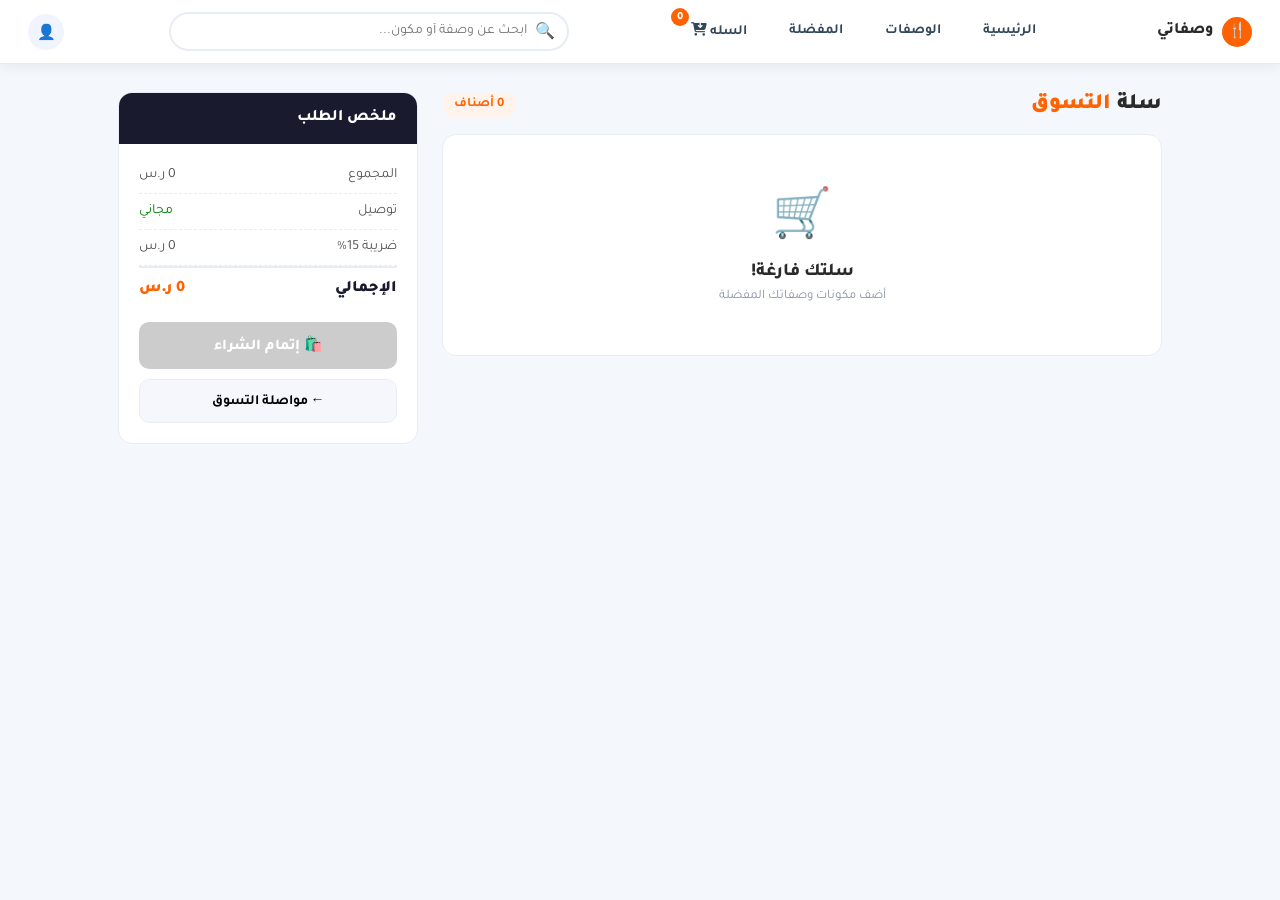
<file: Carts-pages/cart.html>
<!DOCTYPE html>
<html lang="ar" dir="rtl">
<head>
  <meta charset="UTF-8">
  <meta name="viewport" content="width=device-width, initial-scale=1.0">
  <title>cart</title>
  <link rel="stylesheet" href="style.css">
  <link rel="stylesheet" href="https://cdnjs.cloudflare.com/ajax/libs/font-awesome/6.5.1/css/all.min.css">
  <link href="https://fonts.googleapis.com/css2?family=Tajawal:wght@400;700;900&display=swap" rel="stylesheet" />
</head>
<body>

  <!-- الهيدر بتاعك الأصلي -->
  <header class="topbar">

    <div class="my-recipes">
      <span class="recipes-icon">🍴</span>
      <span class="recipes-text">وصفاتي</span>
    </div>

    <div class="topbar-right">
      <a href="../Home-page/Index.html">الرئيسية</a>
      <a href="../Recipes-page/recipes.html">الوصفات</a>
      <a href="../Favourite-Page/Favourite.html">المفضلة</a>
      <a href="./cart.html" class="cart-link">
  السله <i class="fa-solid fa-cart-arrow-down"></i>
  <span class="cart-badge" id="cart-count">0</span>
</a>
    </div>

    <div class="top-search">
      <input type="text" id="search" placeholder="ابحث عن وصفة أو مكون...">
      <span class="search-icon">🔍</span>
    </div>

    <div class="topbar-left">
      <a href="../Login-page/login.html">

        <button class="avatar-btn" aria-label="حساب المستخدم">👤</button>
      </a>
    </div>

  </header>

  <!-- السلة — لاحظ كلاس cart-layout مش layout -->
  <div class="cart-layout">

    <div class="cart-section">
      <div class="page-head">
        <h2>سلة <span>التسوق</span></h2>
        <span class="badge" id="count-badge">0 أصناف</span>
      </div>
      <div id="cart"></div>
    </div>

    <div class="summary">
      <div class="summary-head">
        <h3>ملخص الطلب</h3>
      </div>
      <div class="summary-body">
        <div class="row"><span>المجموع</span>    <span id="sub">0 ج.م</span></div>
        <div class="row"><span>توصيل</span>      <span id="del">0 ج.م</span></div>
        <div class="row"><span>ضريبة 15%</span>  <span id="tax">0 ج.م</span></div>
        <div class="row total"><span>الإجمالي</span><span id="tot">0 ج.م</span></div>
      </div>
      <div class="summary-footer">
        <button class="btn-buy" id="buy-btn">🛍️ إتمام الشراء</button>
        <a href="../Recipes-page/recipes.html"><button class="btn-back">← مواصلة التسوق</button></a>
        
      </div>
    </div>

  </div>

  <div class="toast" id="toast"></div>

  <script src="script.js"></script>
</body>
</html>
</file>
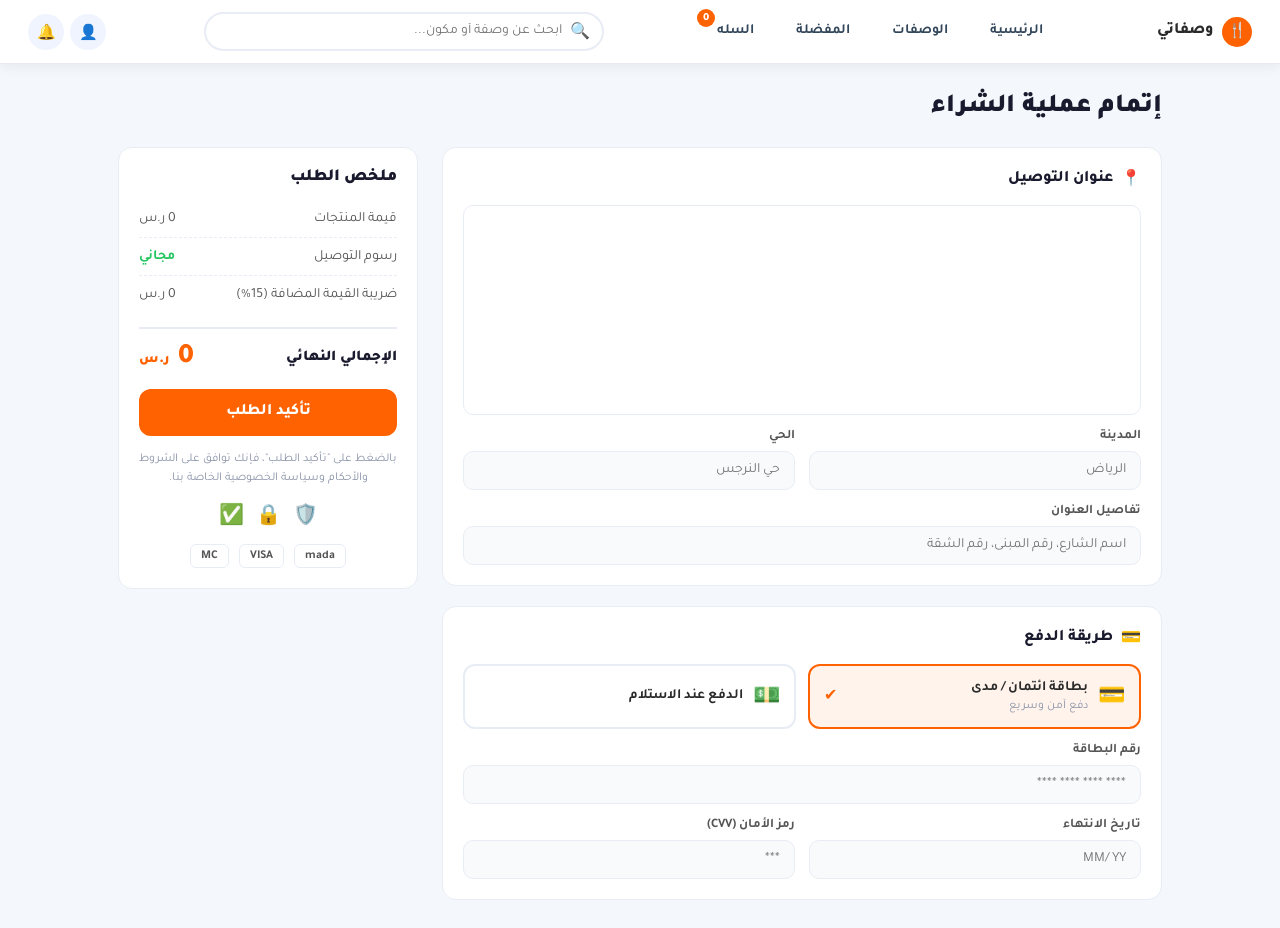
<file: Carts-pages/checkout.html>
<!DOCTYPE html>
<html lang="ar" dir="rtl">
<head>
  <meta charset="UTF-8" />
  <meta name="viewport" content="width=device-width, initial-scale=1.0" />
  <title>إتمام عملية الشراء</title>
  <link href="https://fonts.googleapis.com/css2?family=Tajawal:wght@400;700;900&display=swap" rel="stylesheet" />
  <link rel="stylesheet" href="checkoutStyle.css" />
</head>
<body>

  <!-- الهيدر -->
  <header class="topbar">
    <div class="my-recipes">
      <span class="recipes-icon">🍴</span>
      <span class="recipes-text">وصفاتي</span>
    </div>
    <div class="topbar-right">
      <a href="../Home-page/Index.html">الرئيسية</a>
      <a href="../Recipes-page/recipes.html">الوصفات</a>
      <a href="../Favourite-Page/Favourite.html">المفضلة</a>
  <a href="../cart.html" class="cart-link">
  السله <i class="fa-solid fa-cart-arrow-down"></i>
  <span class="cart-badge" id="cart-count">0</span>
</a>
    </div>
    <div class="top-search">
      <input type="text" placeholder="ابحث عن وصفة أو مكون..." />
      <span class="search-icon">🔍</span>
    </div>
    <div class="topbar-left">
      <button class="avatar-btn">👤</button>
      <button class="notif-btn">🔔</button>
    </div>
  </header>

  <!-- المحتوى -->
  <div class="page-wrapper">
    <h1 class="page-title">إتمام عملية الشراء</h1>

    <div class="checkout-layout">

      <!-- اليمين: التفاصيل -->
      <div class="checkout-main">

        <!-- عنوان التوصيل -->
        <div class="card">
          <div class="card-title">
            <span>📍</span> عنوان التوصيل
          </div>

          <div class="map-placeholder">
            <iframe
              src="https://www.google.com/maps/embed?pb=!1m18!1m12!1m3!1d3624.6!2d46.6753!3d24.7136!2m3!1f0!2f0!3f0!3m2!1i1024!2i768!4f13.1!3m3!1m2!1s0x0%3A0x0!2zMjTCsDQyJzQ5LjAiTiA0NsKwNDAnMzEuMSJF!5e0!3m2!1sar!2ssa!4v1234567890"
              width="100%" height="200" style="border:0;border-radius:10px;" allowfullscreen loading="lazy">
            </iframe>
          </div>

          <div class="fields-row">
            <div class="field">
              <label>المدينة</label>
              <input type="text" placeholder="الرياض" />
            </div>
            <div class="field">
              <label>الحي</label>
              <input type="text" placeholder="حي النرجس" />
            </div>
          </div>

          <div class="field">
            <label>تفاصيل العنوان</label>
            <input type="text" placeholder="اسم الشارع، رقم المبنى، رقم الشقة" />
          </div>
        </div>

        <!-- طريقة الدفع -->
        <div class="card">
          <div class="card-title">
            <span>💳</span> طريقة الدفع
          </div>

          <div class="pay-options">
            <div class="pay-option active" onclick="selectPay(this)">
              <span class="pay-icon">💳</span>
              <div>
                <div class="pay-name">بطاقة ائتمان / مدى</div>
                <div class="pay-sub">دفع آمن وسريع</div>
              </div>
              <span class="check">✔</span>
            </div>
            <div class="pay-option" onclick="selectPay(this)">
              <span class="pay-icon">💵</span>
              <div>
                <div class="pay-name">الدفع عند الاستلام</div>
                <!-- <div class="pay-sub">رسوم إضافية 15 ر.س</div> -->
              </div>
              <span class="check">✔</span>
            </div>
          </div>

          <div class="card-fields" id="card-fields">
            <div class="field">
              <label>رقم البطاقة</label>
              <input type="text" placeholder="**** **** **** ****" maxlength="19" id="card-num" />
            </div>
            <div class="fields-row">
              <div class="field">
                <label>تاريخ الانتهاء</label>
                <input type="text" placeholder="MM/YY" maxlength="5"  />
              </div>
              <div class="field">
                <label>رمز الأمان (CVV)</label>
                <input type="text" placeholder="***" maxlength="3" />
              </div>
            </div>
          </div>
        </div>

      </div>

      <!-- اليسار: ملخص الطلب -->
      <div class="checkout-summary">
        <div class="summary-card">
          <div class="summary-title">ملخص الطلب</div>

          <div class="summary-rows">
            <div class="s-row"><span>قيمة المنتجات</span><span id="products-total">0 ر.س</span></div>
            <div class="s-row"><span>رسوم التوصيل</span><span class="free" id="delivery-cost">مجاني</span></div>
            <div class="s-row"><span>ضريبة القيمة المضافة (15%)</span><span id="tax-total">0 ر.س</span></div>
          </div>

          <div class="s-total">
            <span>الإجمالي النهائي</span>
            <div>
              <span class="total-num" id="final-total">0</span>
              <span class="total-cur">ر.س</span>
            </div>
          </div>

          <button class="btn-confirm" onclick="confirmOrder()">تأكيد الطلب</button>

          <p class="terms">بالضغط على "تأكيد الطلب"، فإنك توافق على الشروط والأحكام وسياسة الخصوصية الخاصة بنا.</p>

          <div class="security-icons">
            <span>🛡️</span>
            <span>🔒</span>
            <span>✅</span>
          </div>

          <div class="pay-logos">
            <span>mada</span>
            <span>VISA</span>
            <span>MC</span>
          </div>
        </div>
      </div>

    </div>
  </div>

  <div class="toast" id="toast"></div>

  <script src="checkoutScript.js"></script>
</body>
</html>
</file>
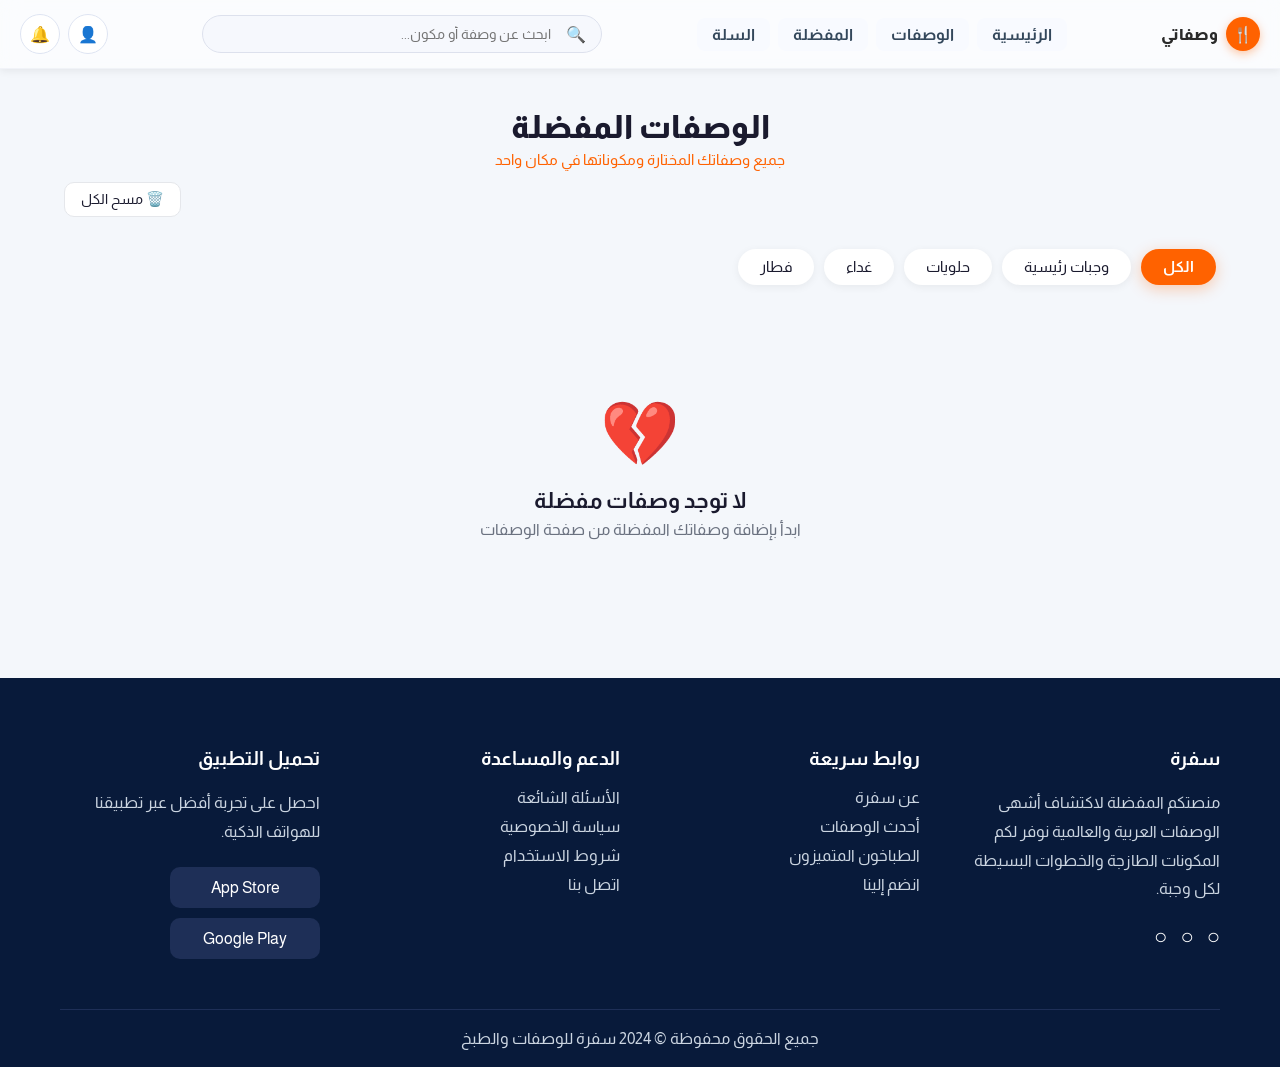
<file: Favourite-Page/Favourite.html>
<!DOCTYPE html>
<html lang="ar" dir="rtl">
<head>
  <meta charset="UTF-8" />
  <meta name="viewport" content="width=device-width, initial-scale=1.0" />
  <title>الوصفات المفضلة - سفرة</title>
  <link rel="stylesheet" href="favourite.css" />
</head>
<body>

  <header class="topbar">
    <div class="my-recipes">
      <span class="recipes-icon">🍴</span>
      <span class="recipes-text">وصفاتي</span>
    </div>
    <div class="topbar-right">
      <a href="../Home-page/Index.html">الرئيسية</a>
      <a href="../Recipes-page/recipes.html">الوصفات</a>
      <a href="../Favourite-Page/Favourite.html">المفضلة</a>
      <a href="../Carts-pages/cart.html">السلة</a>
    </div>
    <div class="top-search">
      <input type="text" placeholder="ابحث عن وصفة أو مكون...">
      <span class="search-icon">🔍</span>
    </div>
    <div class="topbar-left">
      <button class="avatar-btn">👤</button>
      <button class="notif-btn">🔔</button>
    </div>
  </header>

  <main class="favorites-main">
    <div class="favorites-header">
      <h1 class="favorites-title">الوصفات المفضلة</h1>
      <p class="favorites-subtitle">جميع وصفاتك المختارة ومكوناتها في مكان واحد</p>
      <button class="clear-all-btn" id="clearAllBtn">🗑️ مسح الكل</button>
    </div>

    <div class="filter-tabs">
      <button class="filter-btn active" data-filter="all">الكل</button>
      <button class="filter-btn" data-filter="dinner">وجبات رئيسية</button>
      <button class="filter-btn" data-filter="dessert">حلويات</button>
      <button class="filter-btn" data-filter="lunch">غداء</button>
      <button class="filter-btn" data-filter="breakfast">فطار</button>
    </div>

    <div class="empty-state" id="emptyState" style="display:none;">
      <div class="empty-icon">💔</div>
      <h3>لا توجد وصفات مفضلة</h3>
      <p>ابدأ بإضافة وصفاتك المفضلة من صفحة الوصفات</p>
    </div>

    <div class="recipes-grid" id="recipesGrid"></div>
  </main>

  <div class="modal-overlay" id="modalOverlay">
    <div class="modal">
      <div class="modal-icon">🗑️</div>
      <h2>هل أنت متأكد من مسح جميع الوصفات المفضلة؟</h2>
      <p>سيؤدي هذا الإجراء إلى إزالة جميع الوصفات من قائمتك المفضلة ولا يمكن التراجع عنه.</p>
      <button class="confirm-btn" id="confirmClearBtn">🗑️ نعم، امسح الكل</button>
      <button class="cancel-btn" id="cancelClearBtn">إلغاء</button>
    </div>
  </div>

  <div class="notification" id="notification"></div>

    <!-- footer -->

    <footer>
      <div class="footer-container">
        <div class="footer-col brand">
          <h3>سفرة</h3>

          <p>
            منصتكم المفضلة لاكتشاف أشهى الوصفات العربية والعالمية نوفر لكم
            المكونات الطازجة والخطوات البسيطة لكل وجبة.
          </p>

          <div class="social">
            <span>○</span>
            <span>○</span>
            <span>○</span>
          </div>
        </div>

        <div class="footer-col">
          <h3>روابط سريعة</h3>

          <ul>
            <li>عن سفرة</li>
            <li>أحدث الوصفات</li>
            <li>الطباخون المتميزون</li>
            <li>انضم إلينا</li>
          </ul>
        </div>

        <div class="footer-col">
          <h3>الدعم والمساعدة</h3>

          <ul>
            <li>الأسئلة الشائعة</li>
            <li>سياسة الخصوصية</li>
            <li>شروط الاستخدام</li>
            <li>اتصل بنا</li>
          </ul>
        </div>
        <div class="footer-col">
          <h3>تحميل التطبيق</h3>

          <p>احصل على تجربة أفضل عبر تطبيقنا للهواتف الذكية.</p>

          <div class="apps">
            <div class="app-btn">App Store</div>

            <div class="app-btn">Google Play</div>
          </div>
        </div>
      </div>

      <div class="copyright">جميع الحقوق محفوظة © 2024 سفرة للوصفات والطبخ</div>
    </footer>
    <!-- end footer -->

  <script src="favourite.js"></script>
</body>
</html>
</file>
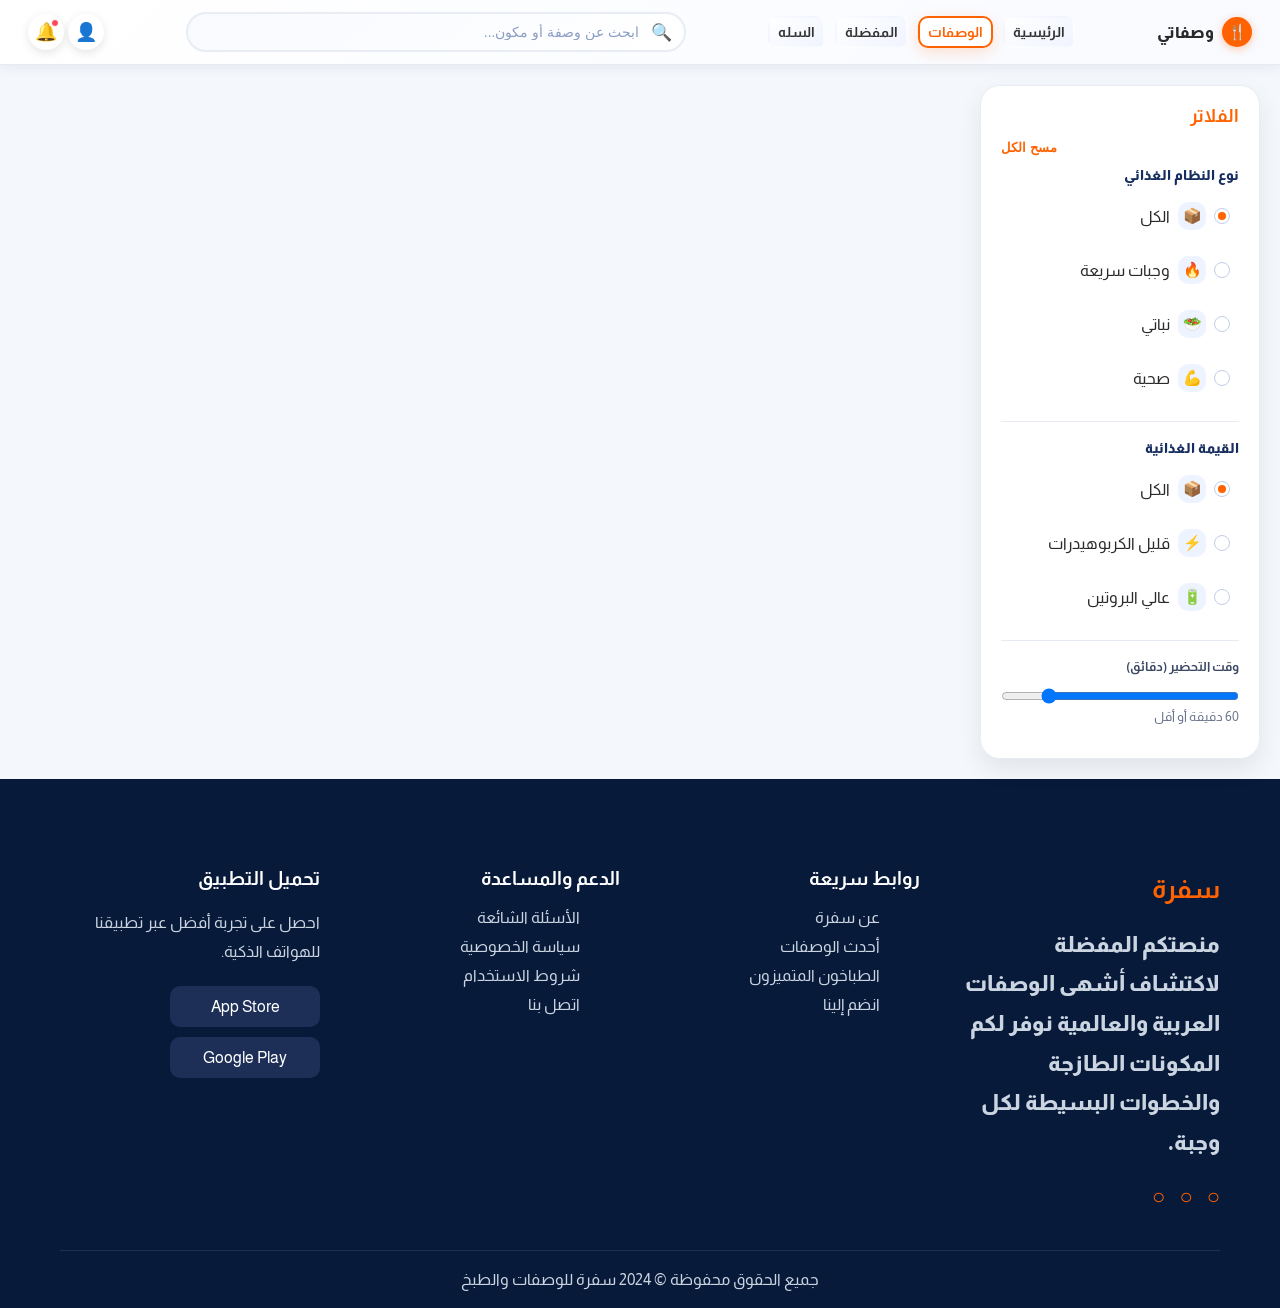
<file: Recipes-page/recipes.html>
<!DOCTYPE html>
<html>

<head>
<meta charset="UTF-8">
<title>Recipes</title>
<link rel="stylesheet" href="style.css">
<link rel="stylesheet" href="contanier.css">
  <link rel="stylesheet" href="https://cdnjs.cloudflare.com/ajax/libs/font-awesome/6.5.1/css/all.min.css">

</head>

<body dir="rtl" lang="ar">

<header class="topbar">

  <div class="my-recipes">
    <span class="recipes-icon">🍴</span>
    <span class="recipes-text">وصفاتي</span>
  </div>

  <div class="topbar-right">
    <a href="../Home-page/Index.html">الرئيسية</a>
    <a href="../recipes.html" class="active">الوصفات</a>
    <a href="../favorite.html">المفضلة</a>
    <a href="../Carts-pages/cart.html">السله</a>
  </div>

  <div class="top-search">
    <input type="text" id="search" placeholder="ابحث عن وصفة أو مكون...">
    <span class="search-icon">🔍</span>
  </div>

   <div class="topbar-left">
    <button class="avatar-btn" aria-label="حساب المستخدم">👤</button>
    <button class="notif-btn" aria-label="الإشعارات">🔔</button>
  </div>
 
</header>

<div class="layout">

<div class="sidebar">

<h3>الفلاتر</h3>

<div class="sidebar-actions">
  <button id="clearFilters" class="clear-btn">مسح الكل</button>
</div>

<div class="filter-group">
  <div class="filter-heading">نوع النظام الغذائي</div>
  <label class="filter-item">
    <input type="radio" name="mealType" value="" checked>
    <span class="check"></span>
    <span class="filter-icon">📦</span>
    الكل
  </label>
  <label class="filter-item">
    <input type="radio" name="mealType" value="Breakfast">
    <span class="check"></span>
    <span class="filter-icon">🔥</span>
    وجبات سريعة
  </label>
  <label class="filter-item">
    <input type="radio" name="mealType" value="Lunch">
    <span class="check"></span>
    <span class="filter-icon">🥗</span>
    نباتي
  </label>
  <label class="filter-item">
    <input type="radio" name="mealType" value="Dinner">
    <span class="check"></span>
    <span class="filter-icon">💪</span>
    صحية
  </label>
</div>

<div class="filter-group">
  <div class="filter-heading">القيمة الغذائية</div>
  <label class="filter-item">
    <input type="radio" name="dietType" value="" checked>
    <span class="check"></span>
    <span class="filter-icon">📦</span>
    الكل
  </label>
  <label class="filter-item">
    <input type="radio" name="dietType" value="lowCarb">
    <span class="check"></span>
    <span class="filter-icon">⚡</span>
    قليل الكربوهيدرات
  </label>
  <label class="filter-item">
    <input type="radio" name="dietType" value="highProtein">
    <span class="check"></span>
    <span class="filter-icon">🔋</span>
    عالي البروتين
  </label>
</div>

<label class="filter-label">وقت التحضير (دقائق)</label>
<input type="range" id="timeFilter" min="5" max="60" value="50">
<div class="range-value"><span id="timeValue">60</span> دقيقة أو أقل</div>

</div>

<div class="content">
  <div id="resultsCount"></div>
  <div id="recipesContainer" class="recipes-container"></div>
   <div class="pagination" id="pagination"></div>
</div>

</div>


    <footer>
      <div class="footer-container">
        <div class="footer-col brand">
          <h3>سفرة</h3>

          <p>
            منصتكم المفضلة لاكتشاف أشهى الوصفات العربية والعالمية نوفر لكم
            المكونات الطازجة والخطوات البسيطة لكل وجبة.
          </p>

          <div class="social">
            <span>○</span>
            <span>○</span>
            <span>○</span>
          </div>
        </div>

        <div class="footer-col">
          <h3>روابط سريعة</h3>

          <ul>
            <li>عن سفرة</li>
            <li>أحدث الوصفات</li>
            <li>الطباخون المتميزون</li>
            <li>انضم إلينا</li>
          </ul>
        </div>

        <div class="footer-col">
          <h3>الدعم والمساعدة</h3>

          <ul>
            <li>الأسئلة الشائعة</li>
            <li>سياسة الخصوصية</li>
            <li>شروط الاستخدام</li>
            <li>اتصل بنا</li>
          </ul>
        </div>
        <div class="footer-col">
          <h3>تحميل التطبيق</h3>

          <p>احصل على تجربة أفضل عبر تطبيقنا للهواتف الذكية.</p>

          <div class="apps">
            <div class="app-btn">App Store</div>

            <div class="app-btn">Google Play</div>
          </div>
        </div>
      </div>

      <div class="copyright">جميع الحقوق محفوظة © 2024 سفرة للوصفات والطبخ</div>
    </footer>

<script src="recipes.js"></script>

</body>
</html>
</file>
<file: Carts-pages/style.css>
@import url('https://fonts.googleapis.com/css2?family=Almarai:wght@300;400;700;800&display=swap');


* {
  box-sizing: border-box;
  margin: 0;
  padding: 0;
}

body {
  font-family: 'Tajawal', 'Almarai', sans-serif;
  background: #f4f7fb;
  color: #2a2a2a;
  direction: rtl;
}

.topbar {
  display: flex;
  justify-content: space-between;
  align-items: center;
  gap: 14px;
  padding: 12px 28px;
  background: white;
  border-bottom: 1px solid #e7eaf3;
  position: sticky;
  top: 0;
  z-index: 1000;
  box-shadow: 0 3px 12px rgba(0,0,0,0.06);
}

.my-recipes {
  display: flex;
  align-items: center;
  gap: 8px;
  font-weight: 800;
}

.recipes-icon {
  width: 30px;
  height: 30px;
  border-radius: 50%;
  background: #ff6200;
  color: white;
  display: flex;
  align-items: center;
  justify-content: center;
  font-size: 15px;
}

.recipes-text {
  font-size: 16px;
}

.topbar-right {
  display: flex;
  align-items: center;
  gap: 10px;
}

.topbar-right a {
  color: #33475b;
  font-weight: 700;
  text-decoration: none;
  padding: 8px 14px;
  border-radius: 10px;
  border: 2px solid transparent;
  font-size: 14px;
  transition: all 0.2s;
}

.topbar-right a:hover {
  color: #ff6200;
  border-color: #ff6200;
}

.topbar-right a.active {
  color: #ff6200;
  border-color: #ff6200;
}

.top-search {
  position: relative;
  flex: 1;
  max-width: 400px;
}

.top-search input {
  width: 100%;
  border: 2px solid #e8ecf4;
  border-radius: 50px;
  padding: 9px 40px 9px 16px;
  font-size: 14px;
  font-family: 'Tajawal', sans-serif;
  outline: none;
}

.top-search input:focus {
  border-color: #ff6200;
}

.top-search .search-icon {
  position: absolute;
  right: 14px;
  top: 50%;
  transform: translateY(-50%);
  font-size: 16px;
}

.topbar-left {
  display: flex;
  align-items: center;
  gap: 6px;
}

.avatar-btn,
.notif-btn {
  border: none;
  background: #f0f4ff;
  border-radius: 50%;
  width: 36px;
  height: 36px;
  cursor: pointer;
  font-size: 15px;
}

.avatar-btn:hover,
.notif-btn:hover {
  background: #ff6200;
  color: white;
}


.layout {
  display: flex;
  gap: 20px;
  padding: 20px;
  align-items: flex-start;
}

.sidebar {
  width: 280px;
  background: white;
  padding: 20px;
  border-radius: 20px;
  box-shadow: 0 10px 24px rgba(0,0,0,0.08);
  position: sticky;
  top: 75px;
  border: 1px solid #e8ecf4;
}

.filter-label {
  margin-top: 14px;
  font-size: 13px;
  font-weight: 700;
  color: #3d4a63;
  display: block;
  margin-bottom: 6px;
}



.cart-layout {
  display: flex;
  gap: 24px;
  padding: 28px;
  max-width: 1100px;
  margin: 0 auto;
  align-items: flex-start;
}

.cart-section {
  flex: 1;
}

.page-head {
  display: flex;
  justify-content: space-between;
  align-items: center;
  margin-bottom: 16px;
}

.page-head h2 {
  font-size: 22px;
  font-weight: 900;
}

.page-head h2 span {
  color: #ff6200;
}

.badge {
  background: #fff3ec;
  color: #ff6200;
  font-weight: 700;
  font-size: 13px;
  padding: 4px 12px;
  border-radius: 999px;
}

.recipe-card {
  background: white;
  border-radius: 14px;
  border: 1px solid #e8edf5;
  margin-bottom: 16px;
  overflow: hidden;
}

.recipe-title {
  display: flex;
  align-items: center;
  gap: 10px;
  padding: 14px 18px;
  background: #fff3ec;
  border-bottom: 1px solid #e8edf5;
  font-size: 15px;
  font-weight: 800;
}

.item {
  display: flex;
  align-items: center;
  gap: 12px;
  padding: 12px 18px;
  border-bottom: 1px solid #e8edf5;
}

.item:last-child {
  border-bottom: none;
}

.item:hover {
  background: #fafbff;
}

.item-icon {
  width: 42px;
  height: 42px;
  border-radius: 10px;
  background: #f5f7fc;
  border: 1px solid #e8edf5;
  display: flex;
  align-items: center;
  justify-content: center;
  font-size: 20px;
}

.item-info {
  flex: 1;
}

.item-info .name {
  font-weight: 700;
  font-size: 14px;
}

.item-info .sub {
  font-size: 12px;
  color: #8a93a8;
  margin-top: 2px;
}

.qty {
  display: flex;
  align-items: center;
  border: 1.5px solid #e8edf5;
  border-radius: 8px;
  overflow: hidden;
}

.qty button {
  width: 30px;
  height: 30px;
  border: none;
  background: white;
  cursor: pointer;
  font-size: 16px;
  font-weight: 700;
}

.qty button:hover {
  background: #ff6200;
  color: white;
}

.qty span {
  width: 28px;
  text-align: center;
  font-weight: 800;
  font-size: 14px;
}

.price {
  font-weight: 800;
  color: #ff6200;
  width: 65px;
  text-align: center;
  font-size: 14px;
}

.del-btn {
  width: 30px;
  height: 30px;
  border: none;
  background: #fff0f0;
  color: #e74c3c;
  border-radius: 7px;
  cursor: pointer;
  font-size: 14px;
}

.del-btn:hover {
  background: #e74c3c;
  color: white;
}

.empty {
  text-align: center;
  padding: 50px 20px;
  background: white;
  border-radius: 14px;
  border: 1px solid #e8edf5;
}

.empty .icon {
  font-size: 48px;
  display: block;
  margin-bottom: 10px;
}

.empty h3 {
  font-size: 18px;
  font-weight: 800;
  margin-bottom: 6px;
}

.empty p {
  color: #8a93a8;
  font-size: 13px;
}

.summary {
  width: 300px;
  background: white;
  border-radius: 14px;
  border: 1px solid #e8edf5;
  overflow: hidden;
  position: sticky;
  top: 70px;
}

.summary-head {
  padding: 16px 20px;
  background: #1a1a2e;
  color: white;
}

.summary-head h3 {
  font-size: 16px;
  font-weight: 800;
}

.summary-body {
  padding: 14px 20px;
}

.row {
  display: flex;
  justify-content: space-between;
  padding: 9px 0;
  font-size: 14px;
  color: #555;
  border-bottom: 1px dashed #e8edf5;
}

.row:last-child {
  border-bottom: none;
}

.row.total {
  font-size: 16px;
  font-weight: 900;
  color: #1a1a2e;
  padding-top: 12px;
  border-top: 2px solid #e8edf5;
}

.row.total span:last-child {
  color: #ff6200;
}

.summary-footer {
  padding: 0 20px 20px;
  display: flex;
  flex-direction: column;
  gap: 10px;
}

.btn-buy {
  width: 100%;
  padding: 13px;
  background: #ff6200;
  color: white;
  border: none;
  border-radius: 10px;
  font-size: 15px;
  font-weight: 800;
  font-family: 'Tajawal', sans-serif;
  cursor: pointer;
}

.btn-buy:hover {
  background: #e55a00;
}

.btn-buy:disabled {
  background: #ccc;
  cursor: not-allowed;
}

.btn-back {
  width: 100%;
  padding: 11px;
  background: #f5f7fc;
  border: 1.5px solid #e8edf5;
  border-radius: 10px;
  font-size: 14px;
  font-weight: 700;
  font-family: 'Tajawal', sans-serif;
  cursor: pointer;
}

.btn-back:hover {
  border-color: #ff6200;
  color: #ff6200;
}

.toast {
  position: fixed;
  bottom: 24px;
  left: 50%;
  transform: translateX(-50%) translateY(80px);
  background: #1a1a2e;
  color: white;
  padding: 10px 22px;
  border-radius: 999px;
  font-size: 14px;
  font-weight: 600;
  transition: transform 0.3s ease;
  z-index: 999;
  pointer-events: none;
}
.cart-link {
  position: relative;
}

.cart-badge {
  position: absolute;
  top: -6px;
  left: -6px;
  background: #ff6200;
  color: white;
  font-size: 11px;
  font-weight: 900;
  width: 18px;
  height: 18px;
  border-radius: 50%;
  display: flex;
  align-items: center;
  justify-content: center;
}

.toast.show {
  transform: translateX(-50%) translateY(0);
}
</file>
<file: Carts-pages/checkoutStyle.css>
* {
  box-sizing: border-box;
  margin: 0;
  padding: 0;
}

body {
  font-family: 'Tajawal', sans-serif;
  background: #f4f7fb;
  color: #2a2a2a;
  direction: rtl;
}

.topbar {
  display: flex;
  justify-content: space-between;
  align-items: center;
  gap: 14px;
  padding: 12px 28px;
  background: white;
  border-bottom: 1px solid #e7eaf3;
  position: sticky;
  top: 0;
  z-index: 1000;
  box-shadow: 0 3px 12px rgba(0,0,0,0.06);
}

.my-recipes {
  display: flex;
  align-items: center;
  gap: 8px;
  font-weight: 800;
}

.recipes-icon {
  width: 30px;
  height: 30px;
  border-radius: 50%;
  background: #ff6200;
  color: white;
  display: flex;
  align-items: center;
  justify-content: center;
  font-size: 15px;
}

.recipes-text { font-size: 16px; }

.topbar-right {
  display: flex;
  align-items: center;
  gap: 10px;
}

.topbar-right a {
  color: #33475b;
  font-weight: 700;
  text-decoration: none;
  padding: 8px 14px;
  border-radius: 10px;
  border: 2px solid transparent;
  font-size: 14px;
  transition: all 0.2s;
}

.topbar-right a:hover,
.topbar-right a.active {
  color: #ff6200;
  border-color: #ff6200;
}

.top-search {
  position: relative;
  flex: 1;
  max-width: 400px;
}

.top-search input {
  width: 100%;
  border: 2px solid #e8ecf4;
  border-radius: 50px;
  padding: 9px 40px 9px 16px;
  font-size: 14px;
  font-family: 'Tajawal', sans-serif;
  outline: none;
}

.top-search input:focus { border-color: #ff6200; }

.top-search .search-icon {
  position: absolute;
  right: 14px;
  top: 50%;
  transform: translateY(-50%);
}

.topbar-left { display: flex; gap: 6px; }

.avatar-btn, .notif-btn {
  border: none;
  background: #f0f4ff;
  border-radius: 50%;
  width: 36px;
  height: 36px;
  cursor: pointer;
  font-size: 15px;
}

.avatar-btn:hover, .notif-btn:hover {
  background: #ff6200;
  color: white;
}

.page-wrapper {
  max-width: 1100px;
  margin: 0 auto;
  padding: 28px;
}

.page-title {
  font-size: 26px;
  font-weight: 900;
  margin-bottom: 24px;
  color: #1a1a2e;
}

.checkout-layout {
  display: flex;
  gap: 24px;
  align-items: flex-start;
}

.checkout-main {
  flex: 1;
  display: flex;
  flex-direction: column;
  gap: 20px;
}

.checkout-summary {
  width: 300px;
  position: sticky;
  top: 80px;
}

.card {
  background: white;
  border-radius: 14px;
  border: 1px solid #e8edf5;
  padding: 20px;
  display: flex;
  flex-direction: column;
  gap: 14px;
}

.card-title {
  font-size: 16px;
  font-weight: 800;
  color: #1a1a2e;
  display: flex;
  align-items: center;
  gap: 8px;
}

.map-placeholder {
  border-radius: 10px;
  overflow: hidden;
  border: 1px solid #e8edf5;
}

.fields-row {
  display: flex;
  gap: 14px;
}

.fields-row .field { flex: 1; }

.field {
  display: flex;
  flex-direction: column;
  gap: 6px;
}

.field label {
  font-size: 13px;
  font-weight: 700;
  color: #555;
}

.field input {
  border: 1.5px solid #e8edf5;
  border-radius: 10px;
  padding: 10px 14px;
  font-size: 14px;
  font-family: 'Tajawal', sans-serif;
  outline: none;
  background: #f9fafb;
  color: #2a2a2a;
}

.field input:focus { border-color: #ff6200; background: white; }

.pay-options {
  display: flex;
  gap: 12px;
}

.pay-option {
  flex: 1;
  display: flex;
  align-items: center;
  gap: 10px;
  padding: 14px;
  border: 2px solid #e8edf5;
  border-radius: 12px;
  cursor: pointer;
  transition: all 0.2s;
}

.pay-option:hover { border-color: #ff6200; }

.pay-option.active {
  border-color: #ff6200;
  background: #fff3ec;
}

.pay-icon { font-size: 22px; }

.pay-name { font-weight: 700; font-size: 14px; }
.pay-sub  { font-size: 12px; color: #8a93a8; margin-top: 2px; }

.check {
  margin-right: auto;
  color: #ff6200;
  font-size: 16px;
  opacity: 0;
}

.pay-option.active .check { opacity: 1; }

.card-fields {
  display: flex;
  flex-direction: column;
  gap: 14px;
}

/* ── ملخص الطلب ── */
.summary-card {
  background: white;
  border-radius: 14px;
  border: 1px solid #e8edf5;
  padding: 20px;
  display: flex;
  flex-direction: column;
  gap: 14px;
}

.summary-title {
  font-size: 17px;
  font-weight: 900;
  color: #1a1a2e;
}

.summary-rows {
  display: flex;
  flex-direction: column;
  gap: 2px;
}

.s-row {
  display: flex;
  justify-content: space-between;
  padding: 9px 0;
  font-size: 14px;
  color: #555;
  border-bottom: 1px dashed #e8edf5;
}

.s-row:last-child { border-bottom: none; }

.free { color: #22c55e; font-weight: 700; }

.s-total {
  display: flex;
  justify-content: space-between;
  align-items: center;
  padding-top: 12px;
  border-top: 2px solid #e8edf5;
  font-weight: 900;
  font-size: 15px;
  color: #1a1a2e;
}

.total-num {
  font-size: 28px;
  font-weight: 900;
  color: #ff6200;
}

.total-cur {
  font-size: 14px;
  color: #ff6200;
  margin-right: 4px;
}

.btn-confirm {
  width: 100%;
  padding: 14px;
  background: #ff6200;
  color: white;
  border: none;
  border-radius: 12px;
  font-size: 16px;
  font-weight: 800;
  font-family: 'Tajawal', sans-serif;
  cursor: pointer;
  transition: background 0.2s;
}

.btn-confirm:hover { background: #e55a00; }

.terms {
  font-size: 12px;
  color: #8a93a8;
  text-align: center;
  line-height: 1.6;
}

.security-icons {
  display: flex;
  justify-content: center;
  gap: 12px;
  font-size: 20px;
}

.pay-logos {
  display: flex;
  justify-content: center;
  gap: 10px;
}

.pay-logos span {
  border: 1px solid #e8edf5;
  border-radius: 6px;
  padding: 4px 10px;
  font-size: 12px;
  font-weight: 700;
  color: #555;
}

.toast {
  position: fixed;
  bottom: 24px;
  left: 50%;
  transform: translateX(-50%) translateY(80px);
  background: #1a1a2e;
  color: white;
  padding: 10px 22px;
  border-radius: 999px;
  font-size: 14px;
  font-weight: 600;
  transition: transform 0.3s ease;
  z-index: 999;
  pointer-events: none;
}

.cart-link {
  position: relative;
}

.cart-badge {
  position: absolute;
  top: -6px;
  left: -6px;
  background: #ff6200;
  color: white;
  font-size: 11px;
  font-weight: 900;
  width: 18px;
  height: 18px;
  border-radius: 50%;
  display: flex;
  align-items: center;
  justify-content: center;
}

.toast.show { transform: translateX(-50%) translateY(0); }

@media (max-width: 750px) {
  .checkout-layout { flex-direction: column; }
  .checkout-summary { width: 100%; position: static; }
  .pay-options { flex-direction: column; }
  .fields-row { flex-direction: column; }
}
</file>
<file: Favourite-Page/favourite.css>
@import url('https://fonts.googleapis.com/css2?family=Almarai:wght@300;400;700;800&display=swap');

* {
  box-sizing: border-box;
  margin: 0;
  padding: 0;
}

body {
  font-family: 'Almarai', 'Segoe UI', Tahoma, sans-serif;
  background: #f4f7fb;
  color: #2a2a2a;
  direction: rtl;
}

/* ===== Navbar ===== */
.topbar {
  display: flex;
  justify-content: space-between;
  align-items: center;
  gap: 12px;
  padding: 14px 20px;
  background: #ffffff9b;
  border-bottom: 1px solid #e7eaf381;
  position: sticky;
  top: 0;
  z-index: 100;
  box-shadow: 0 2px 8px rgba(0,0,0,0.07);
  backdrop-filter: blur(10px);
}

.my-recipes {
  display: flex;
  align-items: center;
  gap: 8px;
  font-weight: 800;
  color: #2a2a2a;
}

.recipes-icon {
  width: 34px;
  height: 34px;
  border-radius: 50%;
  background: #ff6200;
  color: white;
  display: flex;
  align-items: center;
  justify-content: center;
  font-size: 16px;
  box-shadow: 0 3px 10px rgba(255,98,0,.35);
}

.recipes-text { font-size: 16px; }

.topbar-right {
  display: flex;
  align-items: center;
  gap: 8px;
}

.topbar-right a {
  color: #33475b;
  font-weight: 700;
  text-decoration: none;
  padding: 7px 14px;
  border-radius: 8px;
  border: 1px solid transparent;
  background-color: #f8faff;
  transition: all 0.25s ease;
}

.topbar-right a:hover {
  color: #ffffff;
  background: #ff6200;
  border-color: #ff6200;
}

.top-search {
  position: relative;
  width: min(400px, 100%);
}

.top-search input {
  width: 100%;
  border: 1px solid #dde1ed;
  border-radius: 999px;
  padding: 10px 50px 10px 14px;
  font-size: 14px;
  background: #f6f8fd;
  outline: none;
  font-family: inherit;
}

.top-search input:focus {
  border-color: #ff6200;
  box-shadow: 0 0 0 3px rgba(255,98,0,.15);
}

.search-icon {
  position: absolute;
  right: 16px;
  top: 50%;
  transform: translateY(-50%);
}

.topbar-left {
  display: flex;
  align-items: center;
  gap: 8px;
}

.avatar-btn, .notif-btn {
  border: 1px solid #dee4f2;
  background: #fff;
  border-radius: 50%;
  width: 40px;
  height: 40px;
  cursor: pointer;
  font-size: 16px;
  transition: transform 0.2s ease;
}

.avatar-btn:hover, .notif-btn:hover {
  transform: scale(1.15);
}

/* ===== Main ===== */
:root {
  --primary: #ff6200;
  --primary-light: #ff8c42;
  --primary-bg: #fff5f0;
  --text-dark: #1a1a2e;
  --text-gray: #6b7280;
  --white: #ffffff;
  --card-shadow: 0 4px 20px rgba(0,0,0,0.08);
  --card-hover-shadow: 0 12px 40px rgba(255,98,0,0.18);
  --radius: 16px;
  --radius-sm: 10px;
  --transition: 0.3s ease;
}

.favorites-main {
  max-width: 1200px;
  margin: 0 auto;
  padding: 40px 24px 60px;
}

.favorites-header {
  display: flex;
  flex-direction: column;
  align-items: flex-end;
  margin-bottom: 32px;
  gap: 6px;
}

.favorites-title {
  font-size: 2rem;
  font-weight: 800;
  color: var(--text-dark);
  align-self: center;
}

.favorites-subtitle {
  color: var(--primary);
  font-size: 0.95rem;
  align-self: center;
  margin-bottom: 8px;
}

.clear-all-btn {
  display: flex;
  align-items: center;
  gap: 6px;
  background: var(--white);
  border: 1.5px solid #e5e7eb;
  color: var(--text-dark);
  font-size: 0.9rem;
  padding: 8px 16px;
  border-radius: var(--radius-sm);
  cursor: pointer;
  transition: var(--transition);
  font-family: inherit;
  align-self: flex-end;
}

.clear-all-btn:hover {
  border-color: var(--primary);
  color: var(--primary);
  background: var(--primary-bg);
}

.filter-tabs {
  display: flex;
  gap: 10px;
  flex-wrap: wrap;
  margin-bottom: 32px;
}

.filter-btn {
  padding: 10px 22px;
  border-radius: 50px;
  border: none;
  background: var(--white);
  color: var(--text-dark);
  font-size: 0.92rem;
  font-family: inherit;
  cursor: pointer;
  transition: var(--transition);
  font-weight: 500;
  box-shadow: 0 2px 8px rgba(0,0,0,0.06);
}

.filter-btn:hover {
  background: var(--primary-bg);
  color: var(--primary);
}

.filter-btn.active {
  background: var(--primary);
  color: var(--white);
  font-weight: 700;
  box-shadow: 0 4px 15px rgba(255,98,0,0.3);
}

.recipes-grid {
  display: grid;
  grid-template-columns: repeat(auto-fill, minmax(300px, 1fr));
  gap: 24px;
}

.recipe-card {
  background: var(--white);
  border-radius: var(--radius);
  overflow: hidden;
  box-shadow: var(--card-shadow);
  transition: transform var(--transition), box-shadow var(--transition);
  animation: fadeInUp 0.4s ease both;
}

.recipe-card:hover {
  transform: translateY(-6px);
  box-shadow: var(--card-hover-shadow);
}

@keyframes fadeInUp {
  from { opacity: 0; transform: translateY(20px); }
  to   { opacity: 1; transform: translateY(0); }
}

.card-image-wrapper {
  position: relative;
  height: 220px;
  overflow: hidden;
}

.card-image-wrapper img {
  width: 100%;
  height: 100%;
  object-fit: cover;
  transition: transform 0.4s ease;
}

.recipe-card:hover .card-image-wrapper img {
  transform: scale(1.05);
}

.heart-btn {
  position: absolute;
  top: 12px;
  right: 12px;
  width: 40px;
  height: 40px;
  border-radius: 50%;
  background: var(--white);
  border: none;
  display: flex;
  align-items: center;
  justify-content: center;
  font-size: 1.1rem;
  cursor: pointer;
  box-shadow: 0 2px 10px rgba(0,0,0,0.15);
  transition: transform var(--transition);
  z-index: 2;
}

.heart-btn:hover {
  transform: scale(1.15);
  background: #ffe4e4;
}

.rating-badge {
  position: absolute;
  bottom: 10px;
  left: 10px;
  background: rgba(0,0,0,0.65);
  color: #ffd700;
  font-size: 0.8rem;
  padding: 4px 10px;
  border-radius: 20px;
  backdrop-filter: blur(4px);
}

.card-body { padding: 16px; }

.card-name {
  font-size: 1.05rem;
  font-weight: 700;
  color: var(--text-dark);
  margin-bottom: 10px;
  text-align: center;
}

.card-meta {
  display: flex;
  justify-content: space-between;
  align-items: center;
}

.card-price {
  font-size: 1rem;
  font-weight: 700;
  color: var(--primary);
}

.card-time {
  font-size: 0.82rem;
  color: var(--text-gray);
}

.view-btn {
  display: block;
  width: 100%;
  margin-top: 12px;
  padding: 10px;
  background: var(--primary-bg);
  color: var(--primary);
  border: none;
  border-radius: var(--radius-sm);
  font-size: 0.9rem;
  font-family: inherit;
  font-weight: 600;
  cursor: pointer;
  transition: var(--transition);
  text-align: center;
}

.view-btn:hover {
  background: var(--primary);
  color: var(--white);
}

.empty-state {
  text-align: center;
  padding: 80px 20px;
}

.empty-icon {
  font-size: 4rem;
  margin-bottom: 16px;
}

.empty-state h3 {
  font-size: 1.4rem;
  color: var(--text-dark);
  margin-bottom: 8px;
}

.empty-state p {
  color: var(--text-gray);
}

.modal-overlay {
  display: none;
  position: fixed;
  inset: 0;
  background: rgba(0,0,0,0.55);
  z-index: 1000;
  align-items: center;
  justify-content: center;
  backdrop-filter: blur(3px);
}

.modal-overlay.show {
  display: flex;
  animation: fadeIn 0.2s ease;
}

@keyframes fadeIn {
  from { opacity: 0; }
  to   { opacity: 1; }
}

.modal {
  background: var(--white);
  border-radius: 20px;
  padding: 40px 32px;
  max-width: 380px;
  width: 90%;
  text-align: center;
  animation: slideUp 0.3s ease;
}

@keyframes slideUp {
  from { transform: translateY(30px); opacity: 0; }
  to   { transform: translateY(0); opacity: 1; }
}

.modal-icon {
  font-size: 2.5rem;
  background: #fff0ec;
  width: 70px;
  height: 70px;
  border-radius: 50%;
  display: flex;
  align-items: center;
  justify-content: center;
  margin: 0 auto 20px;
}

.modal h2 {
  font-size: 1.1rem;
  font-weight: 700;
  color: var(--text-dark);
  margin-bottom: 12px;
  line-height: 1.5;
}

.modal p {
  font-size: 0.88rem;
  color: var(--text-gray);
  margin-bottom: 28px;
  line-height: 1.7;
}

.confirm-btn {
  display: block;
  width: 100%;
  padding: 14px;
  background: var(--primary);
  color: var(--white);
  border: none;
  border-radius: var(--radius-sm);
  font-size: 0.95rem;
  font-family: inherit;
  font-weight: 700;
  cursor: pointer;
  margin-bottom: 10px;
  transition: var(--transition);
}

.confirm-btn:hover { background: var(--primary-light); }

.cancel-btn {
  display: block;
  width: 100%;
  padding: 13px;
  background: #f3f4f6;
  color: var(--text-dark);
  border: none;
  border-radius: var(--radius-sm);
  font-size: 0.95rem;
  font-family: inherit;
  font-weight: 600;
  cursor: pointer;
  transition: var(--transition);
}

.cancel-btn:hover { background: #e5e7eb; }

.notification {
  position: fixed;
  bottom: 30px;
  left: 50%;
  transform: translateX(-50%) translateY(80px);
  background: var(--text-dark);
  color: var(--white);
  padding: 12px 28px;
  border-radius: 50px;
  font-size: 0.9rem;
  font-weight: 500;
  z-index: 2000;
  transition: transform 0.3s ease, opacity 0.3s ease;
  opacity: 0;
  white-space: nowrap;
}

.notification.show {
  transform: translateX(-50%) translateY(0);
  opacity: 1;
}

@media (max-width: 768px) {
  .topbar { flex-wrap: wrap; }
  .favorites-title { font-size: 1.5rem; }
  .recipes-grid { grid-template-columns: repeat(auto-fill, minmax(250px, 1fr)); gap: 16px; }
  .favorites-main { padding: 24px 16px 40px; }
}

@media (max-width: 480px) {
  .recipes-grid { grid-template-columns: 1fr; }
  .filter-tabs { gap: 8px; }
  .filter-btn { padding: 8px 16px; font-size: 0.85rem; }
}
/* footer */

footer {
  background: #081a3a;
  color: white;
  padding: 70px 60px 20px;
}

.footer-container {
  display: grid;
  grid-template-columns: repeat(4, 1fr);
  gap: 40px;
}

.footer-col h3 {
  margin-bottom: 20px;
}

.footer-col p {
  line-height: 1.8;
  color: #cbd5e1;
}

.footer-col ul {
  list-style: none;
}

.footer-col ul li {
  margin-bottom: 12px;
  color: #cbd5e1;
}

.social {
  margin-top: 20px;
}

.social span {
  margin-left: 10px;
  font-size: 22px;
}

.apps {
  margin-top: 20px;
}

.app-btn {
  background: #1e2f57;
  padding: 12px;
  border-radius: 10px;
  margin-bottom: 10px;
  width: 150px;
  text-align: center;
}

.copyright {
  margin-top: 40px;
  text-align: center;
  border-top: 1px solid #1e2f57;
  padding-top: 20px;
  color: #cbd5e1;
}

/* ===== التحسينات الجديدة ===== */

/* عداد الوصفات */
.counter-badge {
  display: inline-flex;
  align-items: center;
  justify-content: center;
  background: var(--primary);
  color: white;
  font-size: 0.85rem;
  font-weight: 800;
  width: 32px;
  height: 32px;
  border-radius: 50%;
  margin-right: 8px;
  animation: popIn 0.3s ease;
}

@keyframes popIn {
  from { transform: scale(0); }
  to   { transform: scale(1); }
}

/* أنيميشن الإزالة */
.recipe-card.removing {
  animation: removeCard 0.4s ease forwards;
}

@keyframes removeCard {
  0%   { transform: scale(1); opacity: 1; }
  50%  { transform: scale(1.05); opacity: 0.5; }
  100% { transform: scale(0.8); opacity: 0; }
}

/* وصف الوصفة */
.card-desc {
  font-size: 0.8rem;
  color: var(--text-gray);
  margin-bottom: 10px;
  line-height: 1.5;
  text-align: center;
}

/* المعلومات الغذائية */
.card-nutrients {
  display: flex;
  justify-content: space-between;
  background: #f8faff;
  border-radius: 8px;
  padding: 8px 10px;
  margin-bottom: 10px;
}

.card-nutrients span {
  font-size: 0.75rem;
  color: var(--text-gray);
  font-weight: 600;
}

/* badge الصعوبة */
.difficulty-badge {
  position: absolute;
  top: 12px;
  left: 12px;
  color: white;
  font-size: 0.75rem;
  font-weight: 700;
  padding: 4px 10px;
  border-radius: 20px;
  z-index: 2;
}

/* ===== Shimmer Loading ===== */
.shimmer-card {
  background: white;
  border-radius: var(--radius);
  overflow: hidden;
  box-shadow: var(--card-shadow);
}

.shimmer-img {
  height: 220px;
  background: linear-gradient(90deg, #e5e8f1 25%, #f3f5fb 50%, #e5e8f1 75%);
  background-size: 200% 100%;
  animation: shimmer 1.2s infinite;
}

.shimmer-line {
  height: 16px;
  border-radius: 8px;
  margin: 12px 16px;
  background: linear-gradient(90deg, #e5e8f1 25%, #f3f5fb 50%, #e5e8f1 75%);
  background-size: 200% 100%;
  animation: shimmer 1.2s infinite;
}

.shimmer-line.short { width: 60%; }
.shimmer-line.shorter { width: 40%; }

@keyframes shimmer {
  from { background-position: 200% 0; }
  to   { background-position: -200% 0; }
}

/* ===== نبضة القلب ===== */
@keyframes heartBeat {
  0%   { transform: scale(1); }
  25%  { transform: scale(1.4); }
  50%  { transform: scale(1); }
  75%  { transform: scale(1.2); }
  100% { transform: scale(1); }
}

.heart-btn.beating {
  animation: heartBeat 0.5s ease;
}

/* ===== فلتر أنيميشن ===== */
.recipes-grid.filter-transition {
  animation: filterFade 0.3s ease;
}

@keyframes filterFade {
  from { opacity: 0; transform: translateY(10px); }
  to   { opacity: 1; transform: translateY(0); }
}
</file>
<file: Recipes-page/style.css>
@import url('https://fonts.googleapis.com/css2?family=Almarai:wght@300;400;700;800&display=swap');

*{
  box-sizing:border-box;
}

body{
  font-family: 'Sultan', 'Almarai', 'Tajawal', 'Segoe UI', Tahoma, Geneva, Verdana, sans-serif;
  margin:0;
  background:#f4f7fb;
  color:#2a2a2a;
}

.topbar{
  display:flex;
  justify-content:space-between;
  align-items:center;
  gap:14px;
  padding:12px 28px;
  background:linear-gradient(135deg, rgba(255,255,255,0.95) 0%, rgba(248,250,255,0.95) 100%);
  border-bottom:1px solid #e7eaf3;
  position:sticky;
  top:0;
  z-index:1000;
  box-shadow:0 3px 12px rgba(0,0,0,0.06);
  backdrop-filter: blur(10px);
  -webkit-backdrop-filter: blur(10px);
}

.brand{
  font-size:22px;
  font-weight:800;
  color:#ff6200;
}

.main-nav{
  display:flex;
  gap:18px;
}

.main-nav a{
  color:#515a6e;
  text-decoration:none;
  font-weight:600;
}

.main-nav a:hover{
  color:#ff6200;
}

.top-search{
  position:relative;
  width:min(400px, 100%);
  flex:1;
  max-width:500px;
}

.top-search input{
  width:100%;
  border:2px solid #e8ecf4;
  border-radius:50px;
  padding:10px 45px 10px 16px;
  font-size:14px;
  background:linear-gradient(145deg, #f8faff, #ffffff);
  transition:all 0.3s ease;
  color:#33475b;
  font-weight:500;
}

.top-search input:focus{
  background:white;
  border-color:#ff6200;
  box-shadow:0 0 0 3px rgba(255,98,0,.15);
  outline:none;
}

.top-search input::placeholder{
  color:#8b9dc3;
}

.top-search .search-icon{
  position:absolute;
  right:14px;
  top:50%;
  transform:translateY(-50%);
  color:#ff6200;
  font-size:17px;
  transition:all 0.3s ease;
}

.top-search input:focus + .search-icon{
  transform:translateY(-50%) scale(1.1);
}

.topbar-left{
  display:flex;
  align-items:center;
  gap:4px;
}

.topbar-right{
  display:flex;
  align-items:center;
  gap:10px;
}

.topbar-right a{
  color:#33475b;
  font-weight:700;
  text-decoration:none;
  padding:10px 16px;
  border-radius:10px;
  border:2px solid transparent;
  background:linear-gradient(145deg, #ffffff, #f0f4ff);
  transition:all 0.3s cubic-bezier(0.4, 0, 0.2, 1);
  position:relative;
  overflow:hidden;
  font-size:14px;
}

.topbar-right a.active{
  color:#ff6200;
  background:#ffffff;
  border-color:#ff6200;
  box-shadow:0 4px 15px rgba(255,98,0,0.2);
}
.cart-link {
  position: relative;
}

.cart-badge {
  position: absolute;
  top: -6px;
  left: -6px;
  background: #ff6200;
  color: white;
  font-size: 11px;
  font-weight: 900;
  width: 18px;
  height: 18px;
  border-radius: 50%;
  display: flex;
  align-items: center;
  justify-content: center;
}

.topbar-right a::before{
  content:"";
  position:absolute;
  top:0;
  left:-100%;
  width:100%;
  height:100%;
  background:linear-gradient(90deg, transparent, rgba(255,98,0,0.1), transparent);
  transition:left 0.5s ease;
}

.topbar-right a:hover::before{
  left:100%;
}

.topbar-right a:hover{
  color:#ff6200;
  background:#ffffff;
  border-color:#ff6200;
  transform:translateY(-2px);
  box-shadow:0 4px 15px rgba(255,98,0,0.15);
}

.topbar-right a.active:hover{
  transform:translateY(0);
  box-shadow:0 4px 15px rgba(255,98,0,0.2);
}

.avatar-btn,.notif-btn{
  border:none;
  background:linear-gradient(145deg, #ffffff, #f0f4ff);
  border-radius:50%;
  width:36px;
  height:36px;
  cursor:pointer;
  font-size:15px;
  display:flex;
  align-items:center;
  justify-content:center;
  transition:all 0.3s cubic-bezier(0.4, 0, 0.2, 1);
  box-shadow:0 3px 10px rgba(0,0,0,0.1);
  position:relative;
  overflow:hidden;
}

.avatar-btn:hover,.notif-btn:hover{
  transform:scale(1.1) rotate(-5deg);
  box-shadow:0 8px 25px rgba(255,98,0,0.3);
  background:linear-gradient(145deg, #ff6200, #ff8533);
  color:white;
}

.notif-btn::after{
  content:"";
  position:absolute;
  top:5px;
  right:5px;
  width:6px;
  height:6px;
  background:#ff4757;
  border-radius:50%;
  border:1px solid white;
}

.layout{
  display:grid;
  grid-template-columns:minmax(260px, 280px) 1fr;
  gap:20px;
  padding:20px;
  align-items:flex-start;
}

.my-recipes{
  display:flex;
  align-items:center;
  gap:8px;
  font-weight:800;
  color:#2a2a2a;
}

.recipes-icon{
  width:30px;
  height:30px;
  border-radius:50%;
  background:#ff6200;
  color:white;
  display:flex;
  align-items:center;
  justify-content:center;
  font-size:15px;
  box-shadow:0 2px 8px rgba(255,98,0,.35);
}

.recipes-text{
  font-size:16px;
}


.sidebar{
  width:280px;
  background:#ffffff;
  padding:20px;
  border-radius:20px;
  box-shadow:0 10px 24px rgba(0,0,0,0.08);
  height:fit-content;
  position:sticky;
  top:75px;
  border:1px solid #e8ecf4;
}

.filter-label{
  margin-top:14px;
  font-size:13px;
  font-weight:700;
  color:#3d4a63;
  display:block;
  margin-bottom:6px;
}

.sidebar h3{
  margin:0 0 14px 0;
  color:#ff6200;
  font-size:18px;
  font-weight:700;
}

.sidebar input[type=range]{
  width:100%;
  margin:8px 0 5px 0;
}

.range-value{
  font-size:13px;
  color:#6a748d;
  margin-bottom:14px;
}

.sidebar-actions{
  display:flex;
  justify-content:flex-end;
  margin-bottom:12px;
}

.clear-btn{
  border:none;
  background:transparent;
  color:#ff6200;
  font-weight:700;
  padding:0;
  cursor:pointer;
}

.filter-group{
  margin-bottom:18px;
  padding-bottom:12px;
  border-bottom:1px solid #e6eaf5;
}

.filter-heading{
  font-size:14px;
  color:#162d5f;
  font-weight:800;
  margin-bottom:10px;
}

.filter-item{
  display:flex;
  align-items:center;
  gap:8px;
  border-radius:10px;
  padding:8px 8px;
  cursor:pointer;
  margin-bottom:8px;
  border:1px solid transparent;
  transition:all .2s ease;
}

.filter-item:hover{
  background:#f6f8ff;
  border-color:#d5defe;
}

.filter-item input{
  position:absolute;
  opacity:0;
  pointer-events:none;
}

.filter-item .check{
  width:16px;
  height:16px;
  border:1px solid #c3cde9;
  border-radius:50%;
  display:inline-block;
  flex-shrink:0;
  position:relative;
}

.filter-item input:checked + .check::after{
  content:"";
  position:absolute;
  inset:3px;
  background:#ff6200;
  border-radius:50%;
}

.filter-icon{
  width:28px;
  height:28px;
  display:inline-flex;
  align-items:center;
  justify-content:center;
  border-radius:10px;
  background:#eef4ff;
  color:#4468c8;
  font-size:15px;
}

.range-value{
  font-size:13px;
  color:#6a748d;
  margin-bottom:14px;
}



.top-search input{
  transition:.25s;
}

.top-search input:focus{
  background:white;
  border-color:#ff6200;
  box-shadow:0 0 0 3px rgba(255,98,0,.15);
}



.topbar{
  position:sticky;
  top:0;
  z-index:1000;
  animation:navDrop .4s ease;
}

@keyframes navDrop{
  from{
    opacity:0;
    transform:translateY(-20px);
  }
  to{
    opacity:1;
    transform:translateY(0);
  }
}

.topbar-right a{
  position:relative;
  text-decoration:none;
  color:#333;
  font-weight:600;
  padding:6px 8px;
  transition:color .25s ease;
}


.topbar-right a::after{
  content:"";
  position:absolute;
  bottom:-4px;
  left:0;
  width:0%;
  height:2px;
  background:#ff6200;
  transition:width .3s ease;
}

.topbar-right a:hover{
  color:#f4e8e0;
}

.topbar-right a:hover::after{
  width:100%;
}

.avatar-btn,
.notif-btn{
  border:none;
  background:#fff;
  font-size:18px;
  cursor:pointer;
  transition:transform .2s ease;
}

.avatar-btn:hover,
.notif-btn:hover{
  transform:scale(1.15) rotate(-6deg);
}

.top-search input{
  transition:.25s ease;
}

.top-search input:focus{
  border-color:#ff6200;
  box-shadow:0 0 0 3px rgba(255,98,0,.15);
  transform:scale(1.02);
}


.search-icon{
  transition:.25s;
}


.skeleton{
  height:280px;
  background:linear-gradient(
    90deg,
    #e5e8f1 25%,
    #f3f5fb 50%,
    #e5e8f1 75%
  );
  background-size:200% 100%;
  border-radius:14px;
  animation:skeletonLoading 1.2s infinite;
}

@keyframes skeletonLoading{

  from{
    background-position:200% 0;
  }

  to{
    background-position:-200% 0;
  }

}


.page-btn{
  transition:.2s ease;
}

.page-btn:hover{
  transform:translateY(-2px);
}



.filter-item{
  transition:all .25s ease;
}

.filter-item:hover{
  transform:translateX(-3px);
}


.top-search input{
  transition:.25s;
}

.top-search input:focus{
  background:white;
  border-color:#ff6200;
  box-shadow:0 0 0 3px rgba(255,98,0,.15);
}
</file>
<file: Recipes-page/contanier.css>
.recipes-container{
  display:grid;
  grid-template-columns:repeat(4,minmax(0,1fr));
  gap:20px;
  width:100%;
  max-width:1200px;
  margin-inline:auto;
  transition: 0.3s;
  padding-top:10px ;
}

@media (max-width:1000px){
  .recipes-container{
    grid-template-columns:repeat(3,minmax(0,1fr));
  }
}

@media (max-width:700px){
  .recipes-container{
    grid-template-columns:repeat(2,minmax(0,1fr));
  }
}



.recipe-card{
  background:white;
  border-radius:16px;
  overflow:hidden;
  box-shadow:0 8px 25px rgba(14,20,44,0.07);
  transition:transform .25s ease, box-shadow .25s ease;
  min-height:400px;
}

.recipe-card:hover{
  transform:translateY(-6px);
  box-shadow:0 16px 30px rgba(14,20,44,0.12);
}



.image{
  position:relative;
  height:200px;
}

.image img{
  width:100%;
  height:100%;
  object-fit:cover;
  transition:transform .3s;
}

.image img:hover{
transform:scale(1.05);
}

.rating{
  position:absolute;
  top:10px;
  left:10px;
  background:white;
  padding:6px 12px;
  border-radius:20px;
  font-size:13px;
  font-weight:700;
  box-shadow:0 2px 12px rgba(0,0,0,.15);
}

.recipe-card h3{
 margin:12px;
font-size:18px;
padding-top: 5px;
}

.recipe-card p{
  margin:0 12px 12px;
  color:#555;
  padding-top: 10px;
}


.buttons{
  display:flex;
  gap:10px;
  padding:10px;
  padding-top: 40px;
}

.buttons button{
  flex:1;
  padding:9px;
  border:none;
  border-radius:10px;
  cursor:pointer;
  color:white;
  font-weight:700;
}


.Details-btn{
  background:#ff5c00;
}

.Details-btn:hover{
  background:#913500;
}


.fav-heart{
  position:absolute;
  top:12px;
  right:12px;
  width:40px;
  height:40px;
  border-radius:50%;
  background:rgba(255,255,255,0.95);
  border:none;
  cursor:pointer;
  display:flex;
  align-items:center;
  justify-content:center;
  font-size:20px;
  transition:all 0.3s cubic-bezier(0.4, 0, 0.2, 1);
  box-shadow:0 4px 15px rgba(0,0,0,0.2);
  z-index:10;
}

.fav-heart:hover{
  transform:scale(1.15);
  box-shadow:0 6px 20px rgba(0,0,0,0.3);
}

.fav-heart::before{
  content:"♡";
  color:#ff4757;
  transition:all 0.3s ease;
}

.fav-heart.active::before{
  content:"♥";
  color:#ff4757;
}

.fav-heart.active{
  background:rgba(255,255,255,0.95);
  animation:pulse 0.4s ease;
}

@keyframes pulse{
  0% { transform:scale(1); }
  50% { transform:scale(1.3); }
  100% { transform:scale(1); }
}

.recipe-card:hover .fav-heart{
  opacity:1;
}

.empty-state{
  display:flex;
  flex-direction:column;
  align-items:center;
  justify-content:center;
  padding:60px 20px;
  text-align:center;
  background:linear-gradient(145deg, #ffffff, #f8faff);
  border-radius:20px;
  border:2px dashed #e0e6f5;
  margin:20px 0;
}

.empty-state-icon{
  font-size:80px;
  margin-bottom:20px;
  opacity:0.7;
}

.empty-state h3{
  color:#33475b;
  font-size:24px;
  font-weight:800;
  margin:0 0 12px 0;
}

.empty-state p{
  color:#6a748d;
  font-size:16px;
  margin:0 0 24px 0;
  max-width:400px;
}

.clear-filters-btn{
  background:linear-gradient(145deg, #ff6200, #ff8533);
  color:white;
  border:none;
  padding:12px 28px;
  border-radius:50px;
  font-size:15px;
  font-weight:700;
  cursor:pointer;
  transition:all 0.3s ease;
  box-shadow:0 4px 15px rgba(255,98,0,0.3);
}

.clear-filters-btn:hover{
  transform:translateY(-3px);
  box-shadow:0 8px 25px rgba(255,98,0,0.4);
}


.skeleton{
  height:280px;
  background:linear-gradient(
    90deg,
    #e5e8f1 25%,
    #f3f5fb 50%,
    #e5e8f1 75%
  );
  background-size:200% 100%;
  border-radius:14px;
  animation:skeletonLoading 1.2s infinite;
}

@keyframes skeletonLoading{
  from{background-position:200% 0;}
  to{background-position:-200% 0;}
}


.pagination{
  margin-top:40px;
  display:flex;
  flex-wrap:wrap;
  gap:6px;
  justify-content:center;
  align-items:center;
  padding:20px 0;
}

.page-btn{
  border:none;
  background:#f0f4ff;
  color:#33475b;
  border-radius:50%;
  min-width:40px;
  height:40px;
  padding:0;
  font-weight:600;
  font-size:14px;
  cursor:pointer;
  transition:all 0.25s ease;
  display:flex;
  align-items:center;
  justify-content:center;
}

.page-btn:hover:not(:disabled){
  background:#ff6200;
  color:#fff;
  transform:scale(1.1);
  box-shadow:0 4px 12px rgba(255,98,0,0.3);
}

.page-btn.active{
  background:#ff6200;
  color:#fff;
  box-shadow:0 4px 12px rgba(255,98,0,0.3);
  transform:scale(1.05);
}

.page-btn:disabled{
  opacity:0.4;
  cursor:not-allowed;
  background:#e8ecf4;
  color:#9ca3af;
}


footer {
  background: #081a3a;
  color: white;
  padding: 70px 60px 20px;
}

.footer-container {
  display: grid;
  grid-template-columns: repeat(4, 1fr);
  gap: 40px;
}

.footer-col h3 {
  margin-bottom: 20px;
}

.footer-col p {
  line-height: 1.8;
  color: #cbd5e1;
}

.footer-col ul {
  list-style: none;
}

.footer-col ul li {
  margin-bottom: 12px;
  color: #cbd5e1;
}

.social {
  margin-top: 20px;
}

.social span {
  margin-left: 10px;
  font-size: 22px;
}

.apps {
  margin-top: 20px;
}

.app-btn {
  background: #1e2f57;
  padding: 12px;
  border-radius: 10px;
  margin-bottom: 10px;
  width: 150px;
  text-align: center;
}

.copyright {
  margin-top: 40px;
  text-align: center;
  border-top: 1px solid #1e2f57;
  padding-top: 20px;
  color: #cbd5e1;
}
</file>
